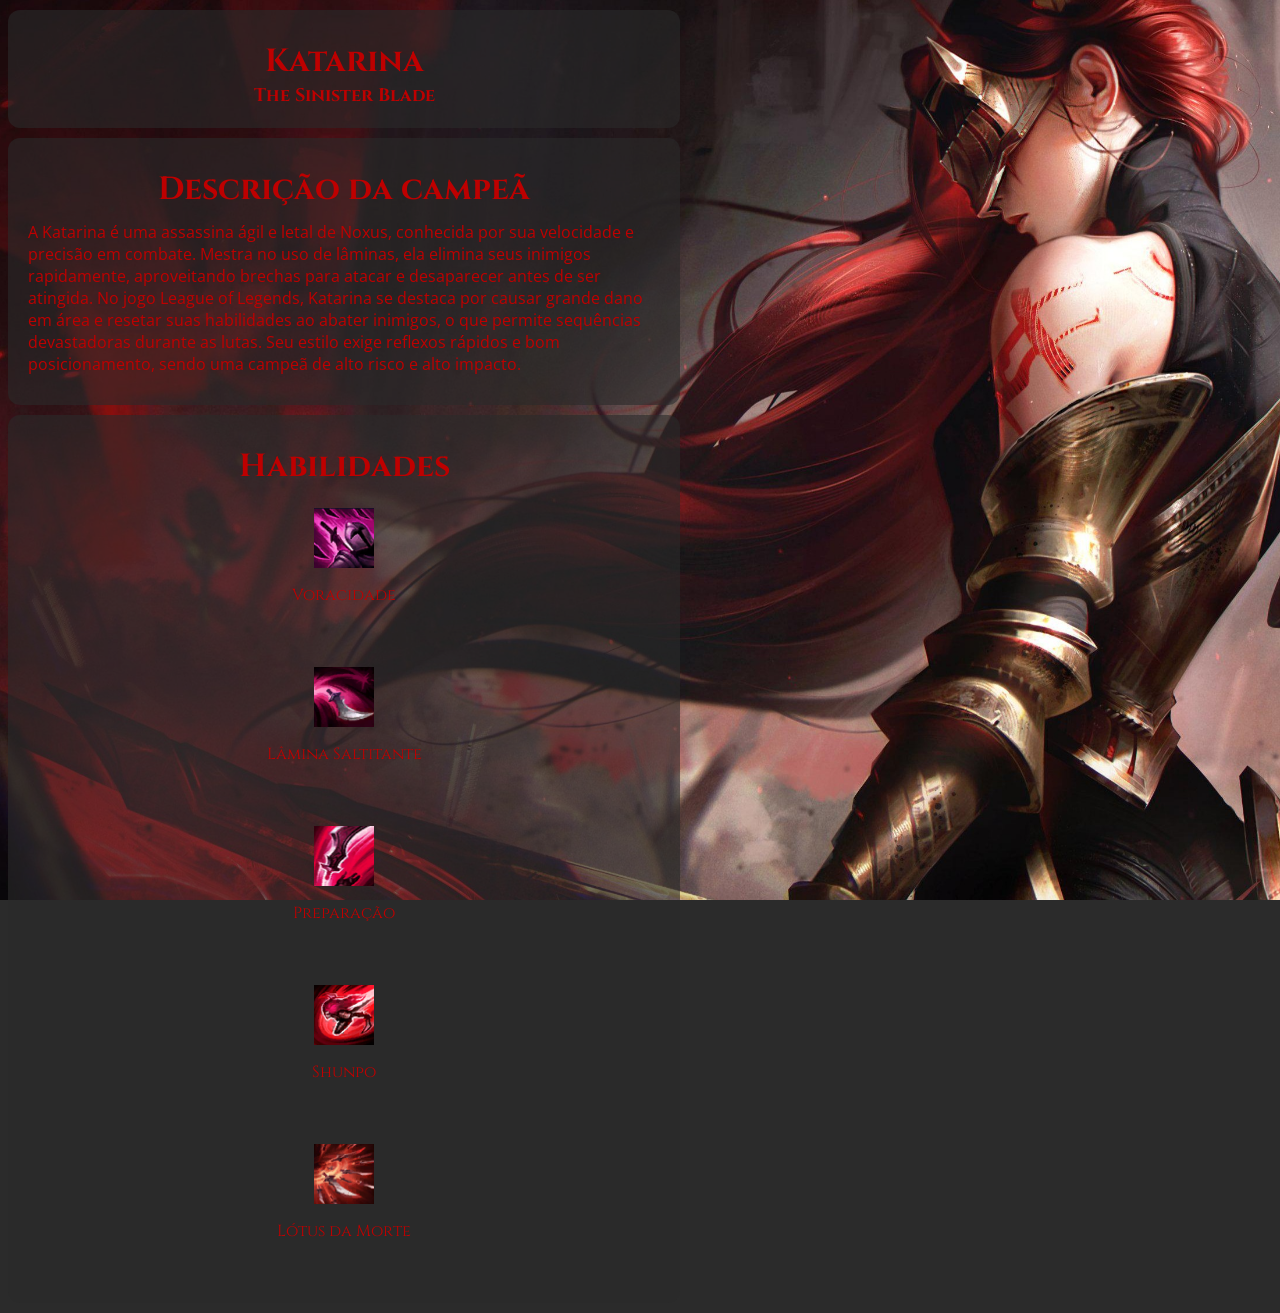
<file: Atividades IHC e UX/Atividade I - OnePage de Personagem/index.html>
<!-- ATIVIDADE 1 - CARD DE PERSONAGEM
1. Perfil de Personagem 
Crie uma página exibindo o perfil de um personagem geek (filme, anime, jogo ou HQ).
Requisitos:
Nome do personagem
Imagem
Lista de habilidades
Pequena descrição
Estilização com CSS (cores e fontes temáticas)
 
Nome do Aluno: Eduardo Roberto Marques
RA: 942617156
Unidade Currícular: Interação Humano-Computador e User Experience | UNICURITIBA
Campus: UNICURITIBA - Milton Viana, 571
Data: 05/04/2026

-->
<html>
        <head>
            <script src="./js/javascript.js"></script>

            <link rel="stylesheet" href="./css/style.css">
                <link href="https://fonts.googleapis.com/css2?family=Cinzel&display=swap" rel="stylesheet">
                <link href="https://fonts.googleapis.com/css2?family=Open+Sans&display=swap" rel="stylesheet">

        </head>
        <body>
            <div class="container">
                <h1> Katarina </h1>
                <h2> The Sinister Blade </h2>

            </div>

            <div class="container">

                    <h1> Descrição da campeã</h1>

                    <div id="loreDescricao"> A Katarina é uma assassina ágil e letal de Noxus, conhecida por sua velocidade e precisão em combate. Mestra no uso de lâminas, ela elimina seus inimigos rapidamente, aproveitando brechas para atacar e desaparecer antes de ser atingida. No jogo League of Legends, Katarina se destaca por causar grande dano em área e resetar suas habilidades ao abater inimigos, o que permite sequências devastadoras durante as lutas. Seu estilo exige reflexos rápidos e bom posicionamento, sendo uma campeã de alto risco e alto impacto.
                    </div>

                </div>

            <div class="containerDois">
                    <h1>Habilidades</h1>

                <div class="habilidade" onclick="toggleDescricao(this)">
                    <div class="topoContainer">
                        <img src="./css/images/voracidade.png" class="iconeHabilidade">
                        <p class="tituloHabilidade">Voracidade</p>
                    </div>

                    <div class="conteudoContainer">
                        <p class="descricaoHabilidade">
                        Os Tempos de Recarga de Katarina são reduzidos drasticamente sempre que um Campeão que ela havia causado dano recentemente morrer. Se apanhar uma Adaga, Katarina a usa para cortar todos os inimigos próximos, causando Dano Mágico.
                        </p>
                    </div>

                </div>

                <div class="habilidade" onclick="toggleDescricao(this)">
                    <div class="topoContainer">
                        <img src="./css/images/lamina saltitante.png" class="iconeHabilidade">
                        <p class="tituloHabilidade">Lâmina Saltitante</p>
                    </div>

                    <p class="descricaoHabilidade">Katarina arremessa uma Adaga no alvo. Ela salta em inimigos próximos antes de ricochetear e cair no chão.
                    </p>

                </div>
                
                <div class="habilidade" onclick="toggleDescricao(this)">
                    <div class="topoContainer">
                        <img src="./css/images/preparação.png" class="iconeHabilidade">
                        <p class="tituloHabilidade">Preparação</p>
                    </div>

                    <p class="descricaoHabilidade">Katarina recebe um impulso de Velocidade de Movimento e joga uma Adaga para cima.
                    </p>
                </div>

                <div class="habilidade" onclick="toggleDescricao(this)">
                    <div class="topoContainer">
                        <img src="./css/images/shunpo.png" class="iconeHabilidade">
                        <p class="tituloHabilidade">Shunpo</p>
                    </div>

                    <p class="descricaoHabilidade">Katarina desloca-se em direção ao alvo, golpeando-o caso seja inimigo ou golpeando o inimigo mais próximo caso não seja.
                </p>
                </div>

                <div class="habilidade" onclick="toggleDescricao(this)">
                    <div class="topoContainer">
                        <img src="./css/images/lotus da morte.png" class="iconeHabilidade">
                        <p class="tituloHabilidade">Lótus da Morte</p>
                    </div>

                    <p class="descricaoHabilidade">Katarina gira em torno de si mesma, disparando adagas muito rapidamente e causando muito Dano Mágico nos 3 Campeões inimigos mais próximos.
                    </p>
                </div>

            </div>

                <!-- Alternativa de Habilidade (recurso lista (Ul))-
                <div class="lista">
                    <h1>Habilidades</h1>
                    <ul>
                        <li class="habilidade">Voracidade
                            <p>Os Tempos de Recarga de Katarina são reduzidos drasticamente sempre que um Campeão que ela havia causado dano recentemente morrer. Se apanhar uma Adaga, Katarina a usa para cortar todos os inimigos próximos, causando Dano Mágico.
                            </p>
                        </li>

                      <li class="habilidade">Lâmina Saltitante
                            <p>Katarina arremessa uma Adaga no alvo. Ela salta em inimigos próximos antes de ricochetear e cair no chão.
                            </p>
                        </li>

                      <li class="habilidade">Preparação
                            <p>Katarina recebe um impulso de Velocidade de Movimento e joga uma Adaga para cima.
                            </p>
                        </li>

                      <li class="habilidade">Shunpo
                            <p>Katarina desloca-se em direção ao alvo, golpeando-o caso seja inimigo ou golpeando o inimigo mais próximo caso não seja.
                            </p>
                        </li>

                      <li class="habilidade">Lótus da Morte
                             <p>Katarina gira em torno de si mesma, disparando adagas muito rapidamente e causando muito Dano Mágico nos 3 Campeões inimigos mais próximos.
                            </p>
                        </li>
                    
                    </ul> 

                </div>-->
        </body>
</html>
</file>
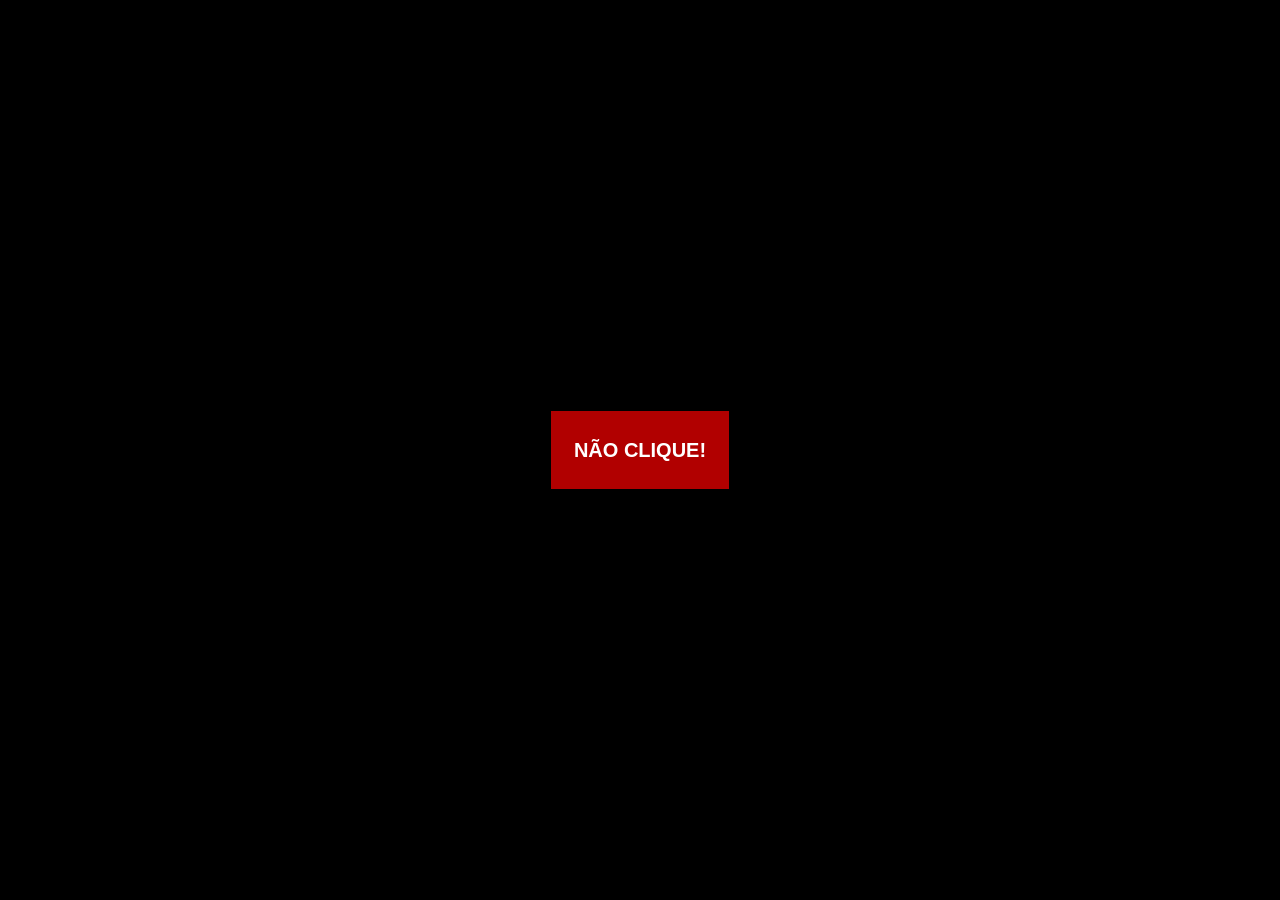
<file: Atividades IHC e UX/Atividade IV - Botão Interativo/index.html>
<!-- ATIVIDADE 4 - BOTÃO DE AÇÃO
4. Botão Interativo 
Crie um botão com tema geek (ex: "Ativar Modo Jedi").
Requisitos:
Ao clicar, mudar:
Cor de fundo da página
Texto exibido

 
Nome do Aluno: Eduardo Roberto Marques
RA: 942617156
Unidade Currícular: Interação Humano-Computador e User Experience | UNICURITIBA
Campus: UNICURITIBA - Milton Viana, 571
Data: 09/04/2026
-->


<html> 
    <head>
        <link rel="stylesheet" href="./css/style.css">
        <script src="./js/javascript.js"></script>
    </head>

    <body>

        <div class="container">
            <button class="button" onclick="ativarModoJedi()">
                    <h1 id="buttonText">NÃO CLIQUE!</h1>
                </button>
        
        </div>

    </body>


</html>
</file>
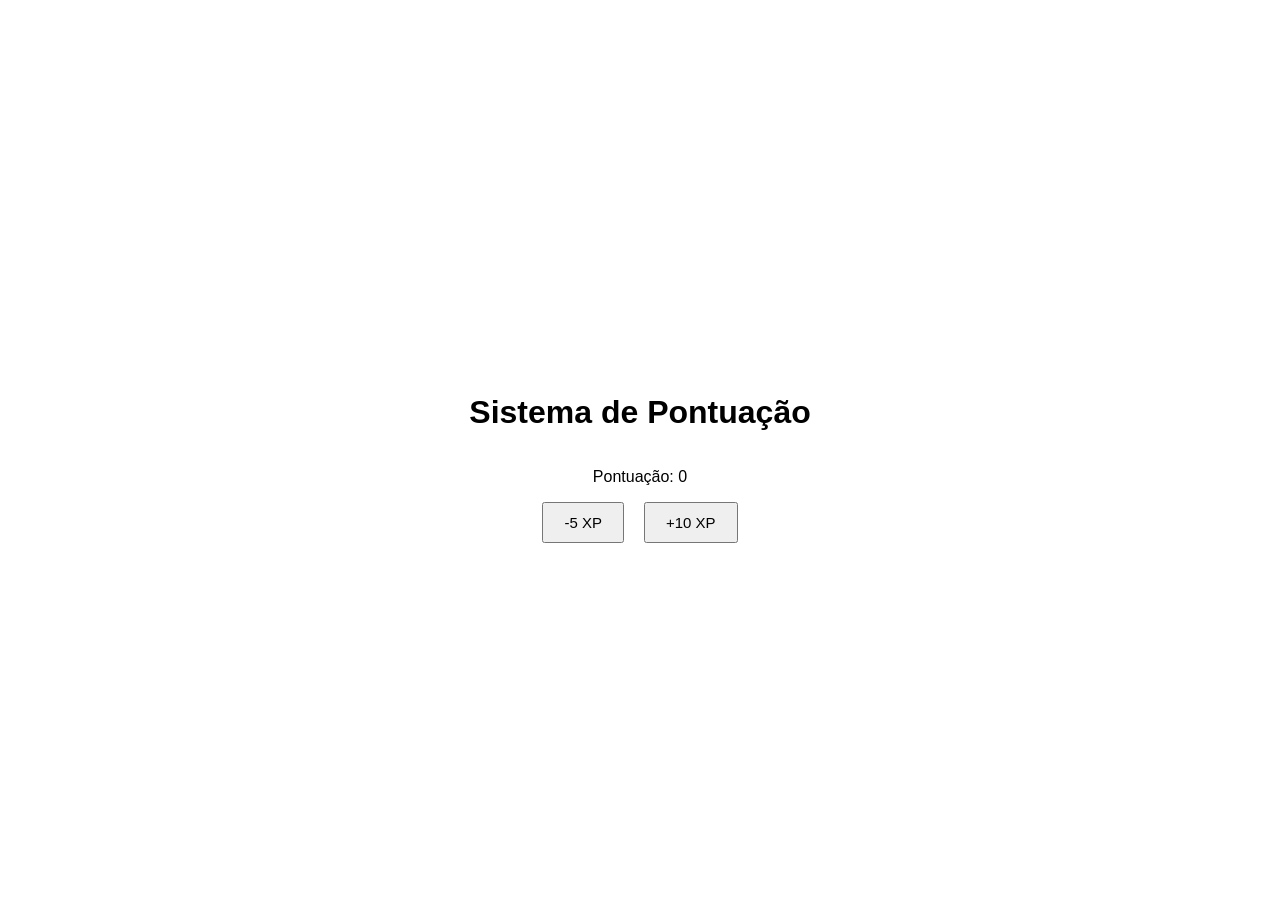
<file: Atividades IHC e UX/Atividade V - Sistema de Pontuação/index.html>
<!-- ATIVIDADE 5 - SISTEMA DE PONTUAÇÃO
5. Sistema de Pontuação 
Simule um sistema simples de pontos de um jogo.
Requisitos:
Botões "+10 XP" e "-5 XP"
Exibir pontuação atual
Atualizar valores dinamicamente

Nome do Aluno: Eduardo Roberto Marques
RA: 942617156
Unidade Currícular: Interação Humano-Computador e User Experience | UNICURITIBA
Campus: UNICURITIBA - Milton Viana, 571
Data: 09/04/2026
-->
<html>
    <head>
        <title>Sistema de Pontuação</title>
        <link rel="stylesheet" type="text/css" href="css/style.css">
        <script src="./javascript/javascript.js"></script>

    </head>
    <body>
        <div class="container">
            <h1>Sistema de Pontuação</h1>
            <p>Pontuação: <span id="score">0</span></p>
            <div class="buttons">
                <button onclick="subtractPoints(5)">-5 XP</button>
                <button onclick="addPoints(10)">+10 XP</button>
            </div>
        </div>
    </body>
</html>
</file>
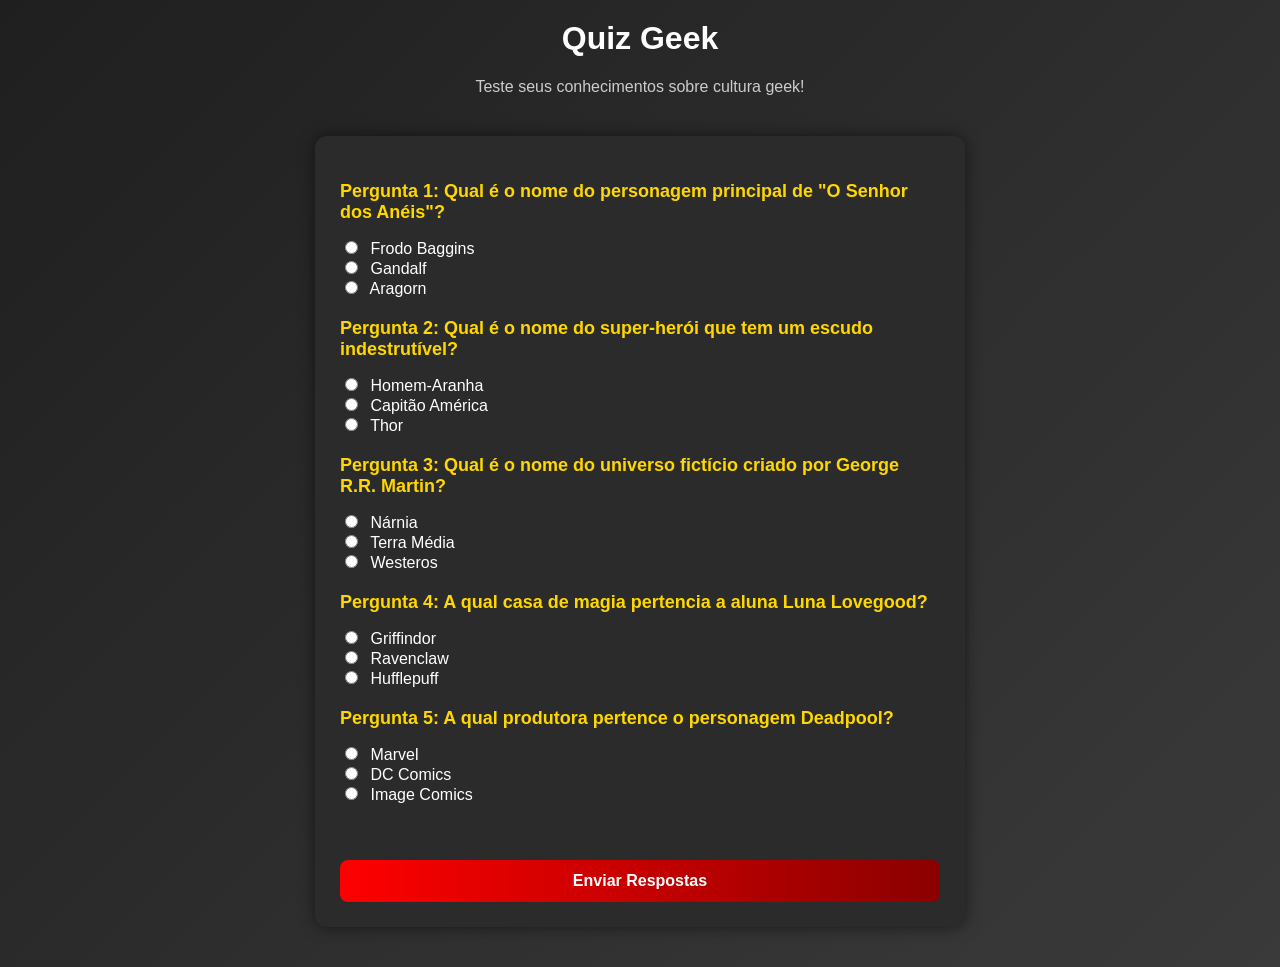
<file: Atividades IHC e UX/Atividade VI - Quiz Geek/index.html>
<!-- ATIVIDADE 6 - QUIZ GEEK
Crie um quiz simples com 3 perguntas.
Requisitos:
Perguntas sobre cultura geek
Opções de resposta
Mostrar pontuação final
Feedback (acertou/errou)

Nome do Aluno: Eduardo Roberto Marques
RA: 942617156
Unidade Currícular: Interação Humano-Computador e User Experience | UNICURITIBA
Campus: UNICURITIBA - Milton Viana, 571
Data: 09/04/2026
-->

<html>
    <head>
        <title>Quiz Geek</title>
        <script src="./js/script.js"></script>
        <link rel="stylesheet" href="./css/style.css">
    </head>
    <body>
        <h1>Quiz Geek</h1>
        <p>Teste seus conhecimentos sobre cultura geek!</p>
        <form id="quizForm">
            <h2>Pergunta 1: Qual é o nome do personagem principal de "O Senhor dos Anéis"?</h2>
            <input type="radio" name="q1" value="a"> Frodo Baggins<br>
            <input type="radio" name="q1" value="b"> Gandalf<br>
            <input type="radio" name="q1" value="c"> Aragorn<br>

            <h2>Pergunta 2: Qual é o nome do super-herói que tem um escudo indestrutível?</h2>
            <input type="radio" name="q2" value="a"> Homem-Aranha<br>
            <input type="radio" name="q2" value="b"> Capitão América<br>
            <input type="radio" name="q2" value="c"> Thor<br>

            <h2>Pergunta 3: Qual é o nome do universo fictício criado por George R.R. Martin?</h2>
            <input type="radio" name="q3" value="a"> Nárnia<br>
            <input type="radio" name="q3" value="b"> Terra Média<br>
            <input type="radio" name="q3" value="c"> Westeros<br>

            <h2>Pergunta 4: A qual casa de magia pertencia a aluna Luna Lovegood?</h2>
            <input type="radio" name="q4" value="a"> Griffindor<br>
            <input type="radio" name="q4" value="b"> Ravenclaw<br>
            <input type="radio" name="q4" value="c"> Hufflepuff<br>

            <h2>Pergunta 5: A qual produtora pertence o personagem Deadpool?</h2>
            <input type="radio" name="q5" value="a"> Marvel<br>
            <input type="radio" name="q5" value="b"> DC Comics<br>
            <input type="radio" name="q5" value="c"> Image Comics<br>

            <br><br>
            <button type="button" onclick="submitQuiz()">Enviar Respostas</button>
        </form>

    </body>
</html>
</file>
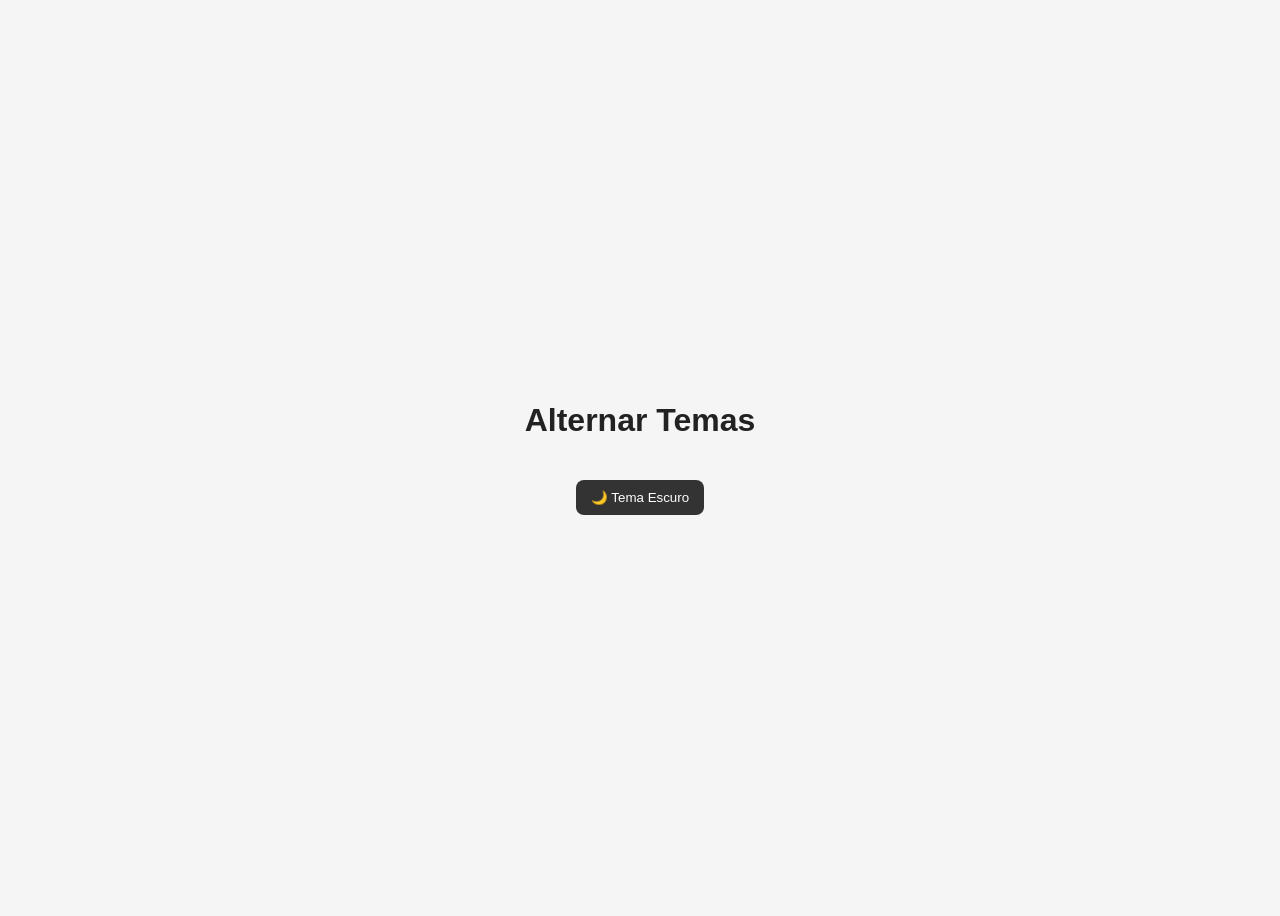
<file: Atividades IHC e UX/Atividade VII - Alternar Temas/index.html>
<!-- ATIVIDADE 7 - ALTERNAR TEMAS
Implemente um botão para alternar tema.
Requisitos:
Tema claro e escuro
Alterar cores com CSS
Usar JS para alternar classes

Nome do Aluno: Eduardo Roberto Marques
RA: 942617156
Unidade Currícular: Interação Humano-Computador e User Experience | UNICURITIBA
Campus: UNICURITIBA - Milton Viana, 571
Data: 09/04/2026
-->
<html>
    <head>
        <title>Atividade VII - Alternar Temas</title>
        <link rel="stylesheet" href="./css/style.css">
        <script src="./js/script.js"></script>
    </head>

    <body>
        <div class="header">
            <h1>Alternar Temas</h1>
           <button onclick="toggleTheme()" id="themeButton">🌙 Tema Escuro</button>
        </div>

    </body>
</html>
</file>
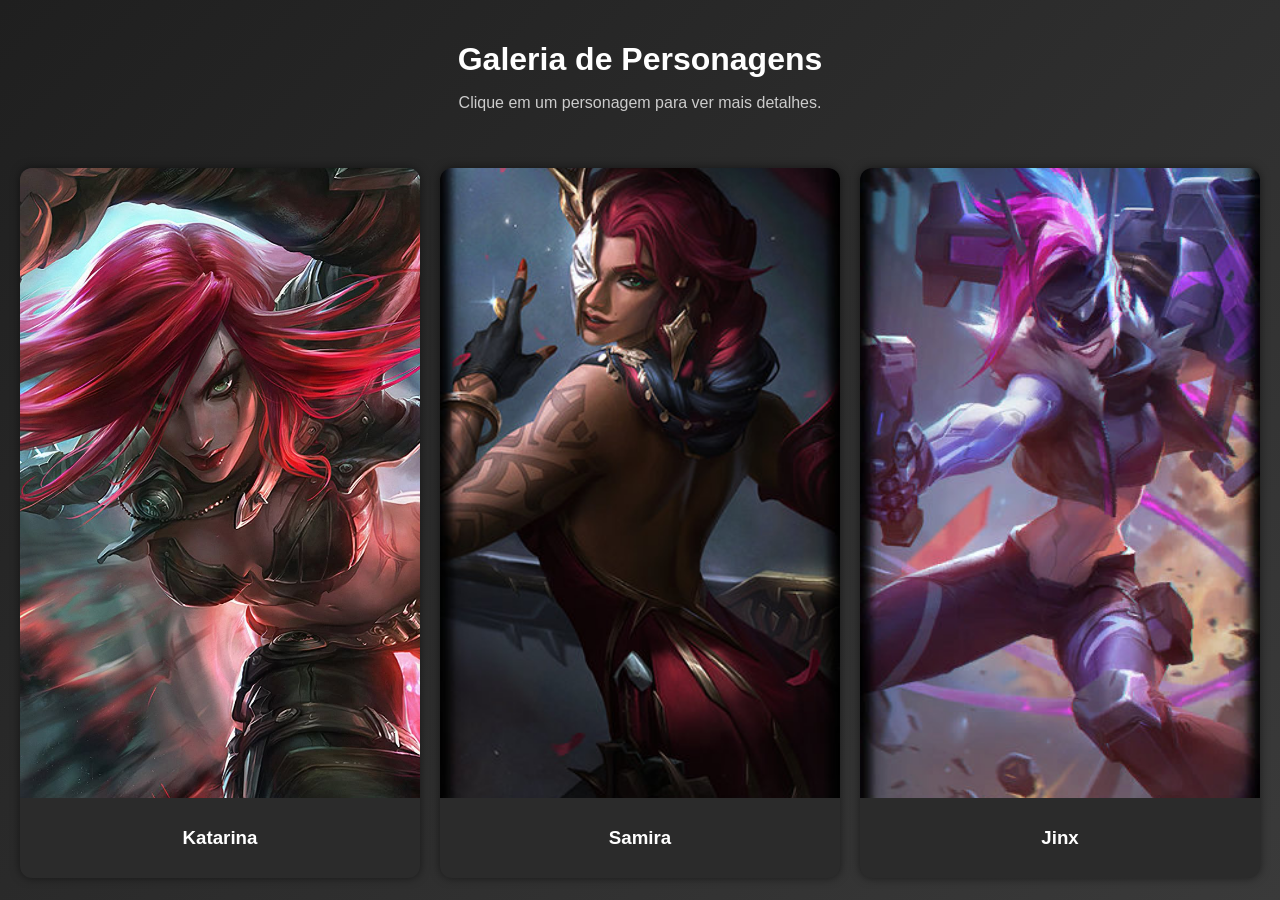
<file: Atividades IHC e UX/Atividade VIII - Grid de Personagens/index.html>
<!-- ATIVIDADE 8 - GRID DE PERSONAGENS
Crie uma galeria com vários personagens.
Requisitos:
Imagens organizadas em grid (CSS Grid ou Flexbox)
Ao clicar em um personagem:
Mostrar mais detalhes (JS)

Nome do Aluno: Eduardo Roberto Marques
RA: 942617156
Unidade Currícular: Interação Humano-Computador e User Experience | UNICURITIBA
Campus: UNICURITIBA - Milton Viana, 571
Data: 09/04/2026
-->

<html>
    <head>
        <title>Grid de Personagens</title>
        <link rel="stylesheet" href="./css/style.css">
        <script src="./js/script.js"></script>
    </head>
    <body>
        <div class="header">
            <h1>Galeria de Personagens</h1>
            <p>Clique em um personagem para ver mais detalhes.</p>
        </div>

        <div class="gallery">

            <div class="character" onclick="showKatarina()">
                <img src="./images/character1.jpg">
                <h3>Katarina</h3>
            </div>

            <div class="character" onclick="showSamira()">
                <img src="./images/character2.jpg">
                <h3>Samira</h3>
            </div>

            <div class="character" onclick="showJinx()">
                <img src="./images/character3.jpg">
                <h3>Jinx</h3>
            </div>
        </div>

    </body>
</html>
</file>
<file: Atividades IHC e UX/Atividade I - OnePage de Personagem/css/style.css>
body {
    background-image:url("images/chosenwolf.jpeg");
    background-size: cover;
    background-position: center;
    background-repeat: no-repeat;
    background-color: #2B2B2B;
    background-attachment: fixed;
    color: rgb(190, 0, 0);
}

div{
    margin-top: 10px;
    margin-bottom: 10px;
}

h1 {
    font-family: 'Cinzel', serif;
    margin: 0%;
    margin-top: 10px;
    margin-bottom: 0%;
    text-align: center;
}

h2 {
    font-family: 'Cinzel', serif;
    margin: 0%;
    font-size: large;
}

p {
    font-family: 'Open Sans', sans-serif;
}

#loreCabecalho {
    font-family: 'Cinzel', serif;
}

#loreDescricao{
    font-family: 'Open Sans', sans-serif;
}


.container {
    display: flex;
    background-color: rgba(43, 43, 43, 0.6);
    flex-direction: column;
    align-items: center;
    width: 50%;
    border-radius: 12px;
    padding: 20px;
    
}

.containerDois {
    display: flex;
    flex-wrap: wrap;
    width: 50%;
    flex-direction: column;
    background-color: rgba(43, 43, 43, 0.6);
    border-radius: 12px;
    padding: 20px;

}

.topoContainer{

    display: flex;
    align-items: center;
    flex-direction: column;
    gap: 0px;
}

.habilidade {
    margin-bottom: 15px;
    cursor: pointer;
   font-family: 'Cinzel', serif;
}

.iconeHabilidade{
    width: 60px;
    height: 60px;
    object-fit: cover;
    cursor: pointer;
}

.tituloHabilidade{
    font-family: 'Cinzel', serif;

}

.descricaoHabilidade {
    display: none;
    margin-top: 10px;
    background: #1f1f1f;
    padding: 10px;
    border-radius: 8px;
    color: rgb(233, 0, 0);
}

.habilidade-ativa .descricaoHabilidade {
    display: block;
    animation: fade 0.3s ease-in-out;
}

@keyframes fade {
    from { opacity: 0; }
    to { opacity: 1; }
}
</file>
<file: Atividades IHC e UX/Atividade IV - Botão Interativo/css/style.css>
button {
    background-color: #b10000; 
    border: none;
    color: white;
    padding: 14px 23px;
    text-align: center;
    font-size: 10px;
    cursor: pointer;
}

.container{
    display: flex;
    justify-content: center;
    align-items: center;
    height: 100%;
}

body{
    background-color: #000;
    color: #fff;
    font-family: Arial, sans-serif;
    background-repeat: no-repeat;
    background-size: cover;
}
</file>
<file: Atividades IHC e UX/Atividade V - Sistema de Pontuação/css/style.css>
.container {
    display: flex;
    flex-direction: column;
    align-items: center;
    justify-content: center;
    height: 100vh;
    font-family: Arial, sans-serif;
}

.buttons {
    display: flex;
    gap: 20px;
    flex-direction: row;
}

button{
    padding: 10px 20px;
    font-size: 15px;
    cursor: pointer;
}
</file>
<file: Atividades IHC e UX/Atividade VI - Quiz Geek/css/style.css>
body {
    font-family: Arial, Helvetica, sans-serif;
    background: linear-gradient(135deg, #1f1f1f, #3a3a3a);
    color: #fff;
    margin: 0;
    padding: 0;
}

form {
    max-width: 600px;
    margin: 40px auto;
    background-color: #2b2b2b;
    padding: 25px;
    border-radius: 12px;
    box-shadow: 0 0 15px rgba(0,0,0,0.5);
}

h1 {
    text-align: center;
    margin-top: 20px;
}

p {
    text-align: center;
    color: #ccc;
}

h2 {
    font-size: 18px;
    margin-top: 20px;
    color: #ffd700;
}

input[type="radio"] {
    margin-right: 8px;
}

br {
    margin-bottom: 5px;
}

button {
    width: 100%;
    padding: 12px;
    margin-top: 20px;
    background: linear-gradient(90deg, #ff0000, #8b0000);
    border: none;
    border-radius: 8px;
    color: #fff;
    font-size: 16px;
    font-weight: bold;
    cursor: pointer;
    transition: 0.3s;
}

button:hover {
    transform: scale(1.05);
    box-shadow: 0 0 10px rgba(255,0,0,0.7);
}

#resultado {
    text-align: center;
    margin-top: 20px;
    font-size: 18px;
    font-weight: bold;
}
</file>
<file: Atividades IHC e UX/Atividade VII - Alternar Temas/css/style.css>
body {
    font-family: Arial, Helvetica, sans-serif;
    background: #f5f5f5;
    color: #222;
    transition: 2.8s;
}

.header {
    display: flex;
    justify-content: center;
    align-items: center;
    flex-direction: column;
    height: 100vh;
}

form {
    max-width: 600px;
    margin: 40px auto;
    background-color: #ffffff;
    padding: 25px;
    border-radius: 12px;
    box-shadow: 0 0 10px rgba(0,0,0,0.2);
}

#themeButton {
    display: block;
    margin: 20px auto;
    padding: 10px 15px;
    border: none;
    border-radius: 8px;
    cursor: pointer;
    background: #333;
    color: #fff;
}

.dark-mode {
    background: linear-gradient(135deg, #1f1f1f, #3a3a3a);
    color: #fff;
}

.dark-mode form {
    background-color: #2b2b2b;
}

.dark-mode h2 {
    color: #ffd700;
}

.dark-mode #themeButton {
    background: #ffd700;
    color: #000;
}
</file>
<file: Atividades IHC e UX/Atividade VIII - Grid de Personagens/css/style.css>
body {
    margin: 0;
    font-family: Arial, Helvetica, sans-serif;
    background: linear-gradient(135deg, #1f1f1f, #3a3a3a);
    color: #fff;
}

.header {
    text-align: center;
    padding: 20px;
}

.header h1 {
    margin-bottom: 5px;
}

.header p {
    color: #ccc;
}

.gallery {
    display: grid;
    grid-template-columns: repeat(auto-fit, minmax(220px, 1fr));
    gap: 20px;
    padding: 20px;
}

.character {
    background-color: #2b2b2b;
    border-radius: 12px;
    overflow: hidden;
    text-align: center;
    cursor: pointer;
    transition: 0.3s;
    box-shadow: 0 0 10px rgba(0,0,0,0.5);
}

.character img {
    width: 100%;
    height: 70vh;
    object-fit: cover;
}

.character h3 {
    padding: 10px;
}

.character:hover {
    transform: scale(1.05);
    box-shadow: 0 0 15px rgba(255,0,0,0.7);
}
</file>
